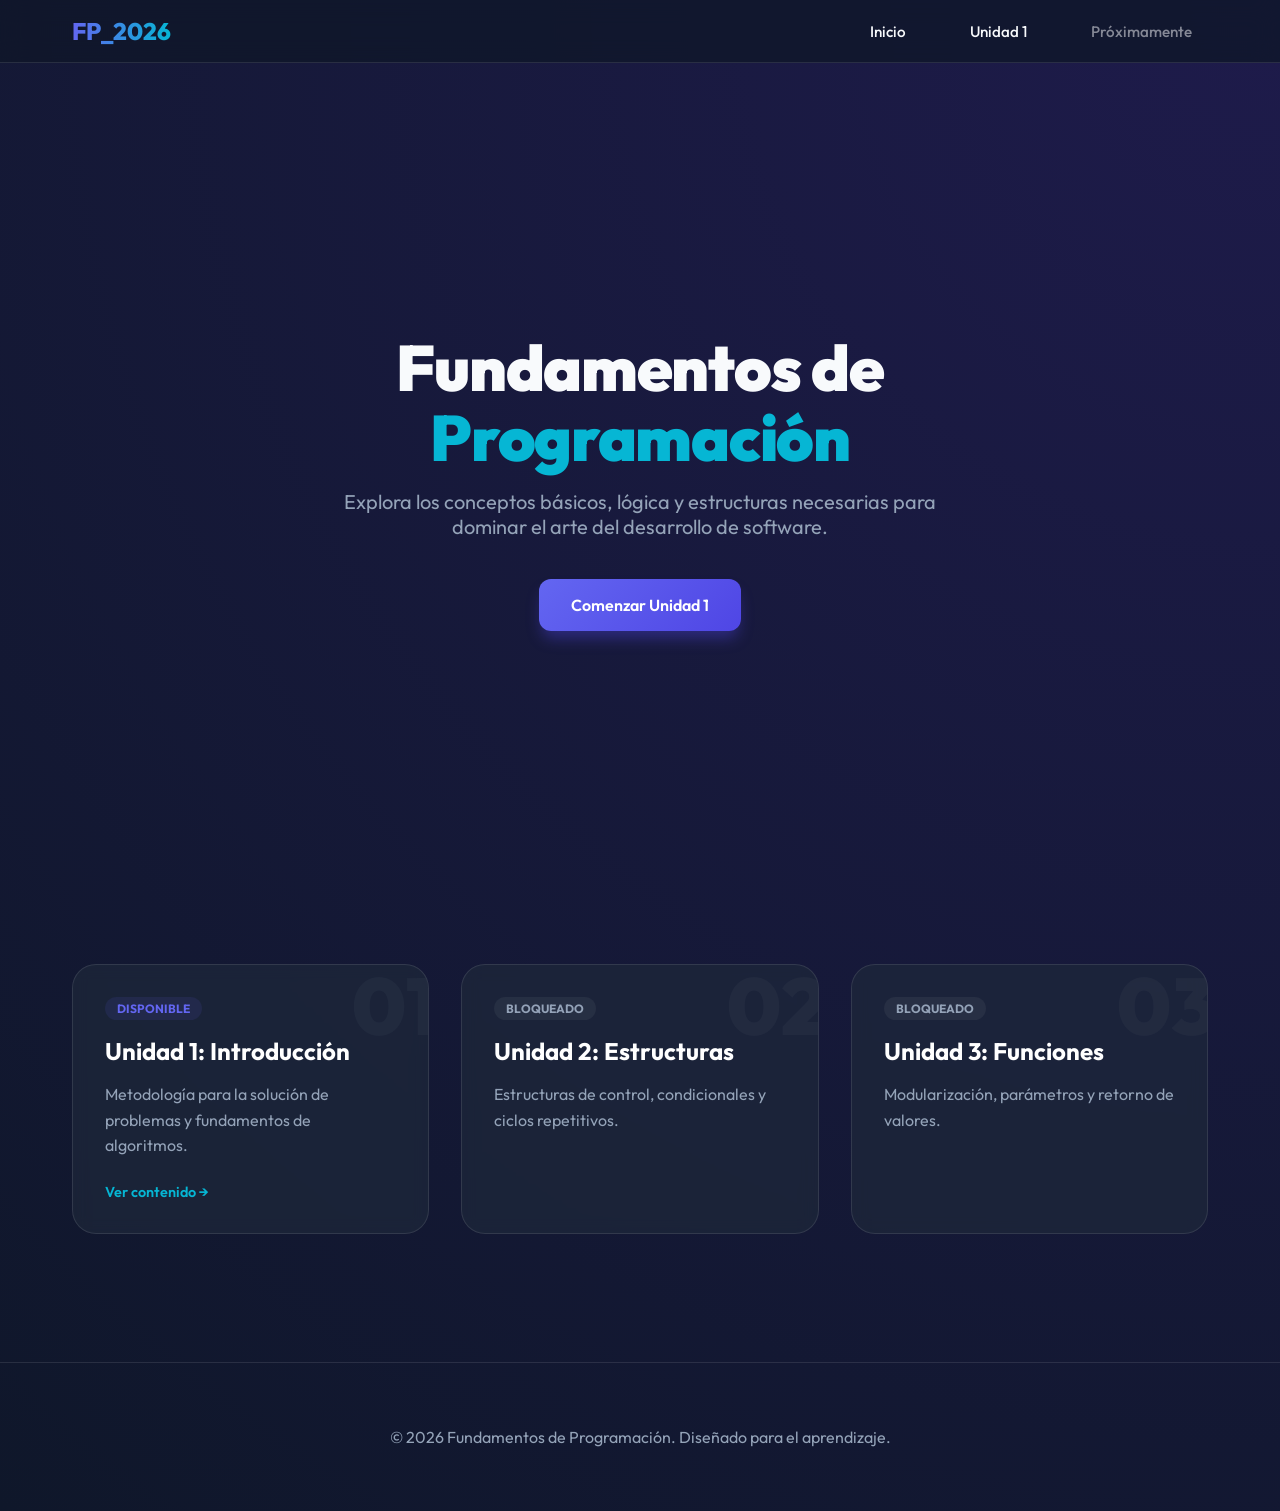
<file: index.html>
<!DOCTYPE html>
<html lang="es">
<head>
    <meta charset="UTF-8">
    <meta name="viewport" content="width=device-width, initial-scale=1.0">
    <title>Fundamentos de Programación - Inicio</title>
    <meta name="description" content="Plataforma de aprendizaje para el curso de Fundamentos de Programación. Accede a los contenidos de todas las unidades.">
    <link rel="preconnect" href="https://fonts.googleapis.com">
    <link rel="preconnect" href="https://fonts.gstatic.com" crossorigin>
    <link href="https://fonts.googleapis.com/css2?family=Outfit:wght@300;400;600;800&display=swap" rel="stylesheet">
    <link rel="stylesheet" href="style.css">
</head>
<body>
    <nav>
        <div class="container nav-content">
            <a href="index.html" class="logo">FP_2026</a>
            <ul class="menu">
                <li class="menu-item"><a href="index.html">Inicio</a></li>
                <li class="menu-item"><a href="unidad_1/index.html">Unidad 1</a></li>
                <!-- Futuras unidades se agregarán aquí -->
                <li class="menu-item"><a href="#" style="opacity: 0.5; cursor: not-allowed;">Próximamente</a></li>
            </ul>
        </div>
    </nav>

    <main class="container">
        <section class="hero">
            <h1 class="animate-up">Fundamentos de <br><span style="color: var(--secondary)">Programación</span></h1>
            <p class="animate-up delay-1">Explora los conceptos básicos, lógica y estructuras necesarias para dominar el arte del desarrollo de software.</p>
            <div class="animate-up delay-2">
                <a href="unidad_1/index.html" class="btn btn-primary">Comenzar Unidad 1</a>
            </div>
        </section>

        <section class="units-grid">
            <a href="unidad_1/index.html" class="unit-card animate-up">
                <div class="unit-number">01</div>
                <span class="badge">Disponible</span>
                <h3>Unidad 1: Introducción</h3>
                <p>Metodología para la solución de problemas y fundamentos de algoritmos.</p>
                <div style="color: var(--secondary); font-weight: 600; font-size: 0.9rem;">Ver contenido →</div>
            </a>

            <!-- Placeholder for future units -->
            <div class="unit-card" style="opacity: 0.6; cursor: default;">
                <div class="unit-number">02</div>
                <span class="badge" style="background: rgba(255,255,255,0.05); color: var(--text-muted);">Bloqueado</span>
                <h3>Unidad 2: Estructuras</h3>
                <p>Estructuras de control, condicionales y ciclos repetitivos.</p>
            </div>

            <div class="unit-card" style="opacity: 0.6; cursor: default;">
                <div class="unit-number">03</div>
                <span class="badge" style="background: rgba(255,255,255,0.05); color: var(--text-muted);">Bloqueado</span>
                <h3>Unidad 3: Funciones</h3>
                <p>Modularización, parámetros y retorno de valores.</p>
            </div>
        </section>
    </main>

    <footer style="text-align: center; padding: 4rem 0; color: var(--text-muted); border-top: 1px solid var(--glass-border); margin-top: 4rem;">
        <p>&copy; 2026 Fundamentos de Programación. Diseñado para el aprendizaje.</p>
    </footer>

    <script>
        // Simple interactive effect for the menu
        document.querySelectorAll('.menu-item a').forEach(item => {
            item.addEventListener('mouseenter', () => {
                // Potential for more complex animations
            });
        });

        // Intersection Observer for scroll animations
        const observer = new IntersectionObserver((entries) => {
            entries.forEach(entry => {
                if (entry.isIntersecting) {
                    entry.target.classList.add('animate-up');
                }
            });
        }, { threshold: 0.1 });

        document.querySelectorAll('.unit-card').forEach(card => observer.observe(card));
    </script>
</body>
</html>
</file>
<file: style.css>
:root {
    --primary: #6366f1;
    --primary-dark: #4f46e5;
    --secondary: #06b6d4;
    --bg-dark: #0f172a;
    --card-bg: rgba(30, 41, 59, 0.7);
    --text-main: #f8fafc;
    --text-muted: #94a3b8;
    --glass-border: rgba(255, 255, 255, 0.1);
}

* {
    margin: 0;
    padding: 0;
    box-sizing: border-box;
    font-family: 'Outfit', 'Inter', sans-serif;
}

body {
    background-color: var(--bg-dark);
    color: var(--text-main);
    min-height: 100vh;
    overflow-x: hidden;
    background: radial-gradient(circle at top right, #1e1b4b, #0f172a);
}

/* Background animation */
body::before {
    content: '';
    position: fixed;
    top: 0;
    left: 0;
    width: 100%;
    height: 100%;
    background: url('https://www.transparenttextures.com/patterns/carbon-fibre.png');
    opacity: 0.05;
    z-index: -1;
}

.container {
    max-width: 1200px;
    margin: 0 auto;
    padding: 0 2rem;
}

/* Navbar */
nav {
    position: fixed;
    top: 0;
    left: 0;
    width: 100%;
    z-index: 1000;
    background: rgba(15, 23, 42, 0.8);
    backdrop-filter: blur(12px);
    border-bottom: 1px solid var(--glass-border);
    padding: 1rem 0;
}

.nav-content {
    display: flex;
    justify-content: space-between;
    align-items: center;
}

.logo {
    font-size: 1.5rem;
    font-weight: 800;
    background: linear-gradient(to right, var(--primary), var(--secondary));
    -webkit-background-clip: text;
    -webkit-text-fill-color: transparent;
    text-decoration: none;
}

.menu {
    display: flex;
    gap: 2rem;
    list-style: none;
}

.menu-item a {
    color: var(--text-main);
    text-decoration: none;
    font-weight: 500;
    font-size: 0.95rem;
    transition: all 0.3s ease;
    padding: 0.5rem 1rem;
    border-radius: 8px;
    position: relative;
}

.menu-item a:hover {
    color: var(--secondary);
    background: rgba(255, 255, 255, 0.05);
}

.menu-item a::after {
    content: '';
    position: absolute;
    bottom: 0;
    left: 50%;
    width: 0;
    height: 2px;
    background: var(--secondary);
    transition: all 0.3s ease;
    transform: translateX(-50%);
}

.menu-item a:hover::after {
    width: 80%;
}

/* Hero Section */
.hero {
    height: 100vh;
    display: flex;
    flex-direction: column;
    justify-content: center;
    align-items: center;
    text-align: center;
    padding-top: 4rem;
}

.hero h1 {
    font-size: 4rem;
    font-weight: 900;
    margin-bottom: 1rem;
    letter-spacing: -0.02em;
    line-height: 1.1;
}

.hero p {
    font-size: 1.25rem;
    color: var(--text-muted);
    max-width: 600px;
    margin-bottom: 2.5rem;
}

.btn {
    display: inline-block;
    padding: 1rem 2rem;
    border-radius: 12px;
    font-weight: 600;
    text-decoration: none;
    transition: all 0.3s cubic-bezier(0.4, 0, 0.2, 1);
    cursor: pointer;
}

.btn-primary {
    background: linear-gradient(135deg, var(--primary), var(--primary-dark));
    color: white;
    box-shadow: 0 10px 15px -3px rgba(79, 70, 229, 0.4);
}

.btn-primary:hover {
    transform: translateY(-2px);
    box-shadow: 0 20px 25px -5px rgba(79, 70, 229, 0.4);
}

/* Cards Section */
.units-grid {
    display: grid;
    grid-template-columns: repeat(auto-fit, minmax(300px, 1fr));
    gap: 2rem;
    padding: 4rem 0;
}

.unit-card {
    background: var(--card-bg);
    backdrop-filter: blur(8px);
    border: 1px solid var(--glass-border);
    border-radius: 24px;
    padding: 2rem;
    transition: all 0.4s ease;
    position: relative;
    overflow: hidden;
    text-decoration: none;
}

.unit-card:hover {
    transform: translateY(-8px);
    border-color: rgba(255, 255, 255, 0.2);
    background: rgba(30, 41, 59, 0.9);
}

.unit-card h3 {
    font-size: 1.5rem;
    margin-bottom: 1rem;
    color: white;
}

.unit-card p {
    color: var(--text-muted);
    line-height: 1.6;
    margin-bottom: 1.5rem;
}

.unit-card .unit-number {
    position: absolute;
    top: -10px;
    right: -10px;
    font-size: 5rem;
    font-weight: 900;
    color: rgba(255, 255, 255, 0.03);
    pointer-events: none;
}

.badge {
    display: inline-block;
    padding: 0.25rem 0.75rem;
    background: rgba(99, 102, 241, 0.1);
    color: var(--primary);
    border-radius: 9999px;
    font-size: 0.75rem;
    font-weight: 700;
    text-transform: uppercase;
    margin-bottom: 1rem;
}

/* Animations */
@keyframes fadeInUp {
    from {
        opacity: 0;
        transform: translateY(20px);
    }

    to {
        opacity: 1;
        transform: translateY(0);
    }
}

.animate-up {
    animation: fadeInUp 0.8s ease forwards;
}

.delay-1 {
    animation-delay: 0.2s;
}

.delay-2 {
    animation-delay: 0.4s;
}
</file>
